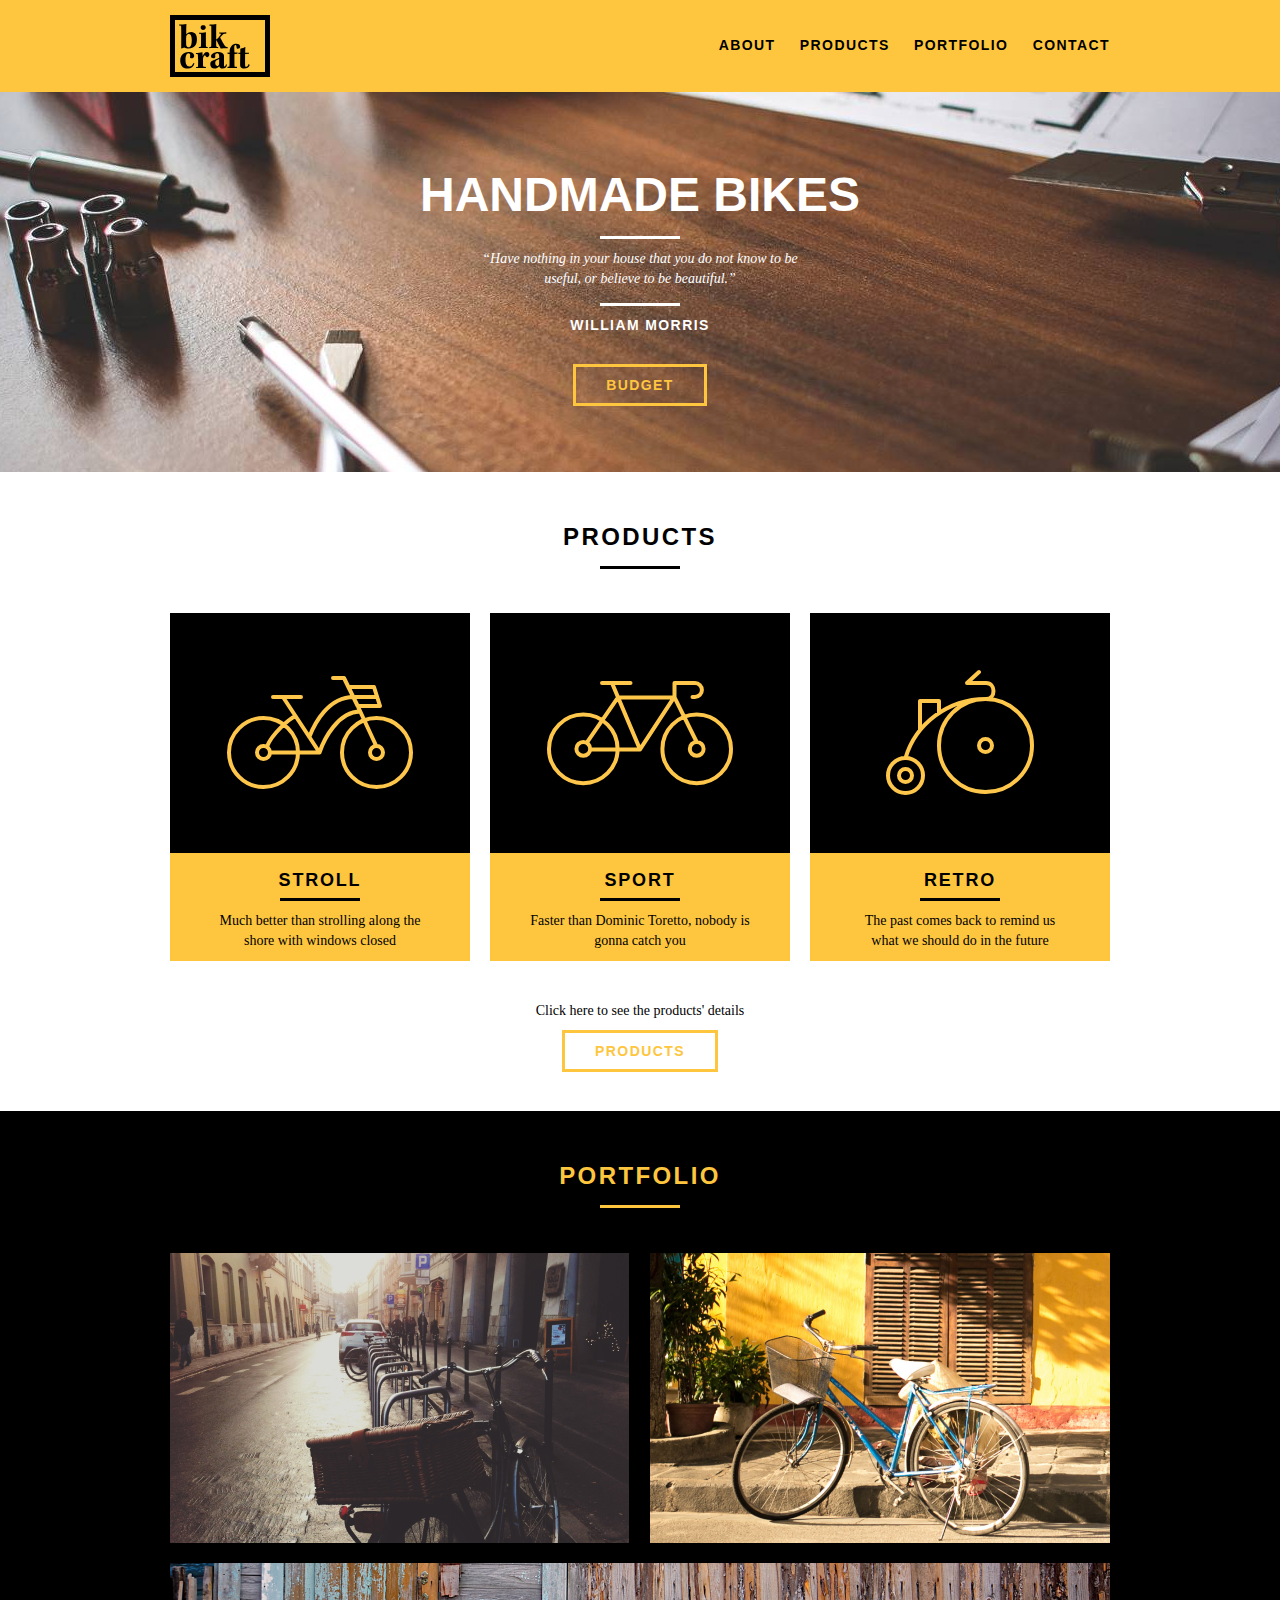
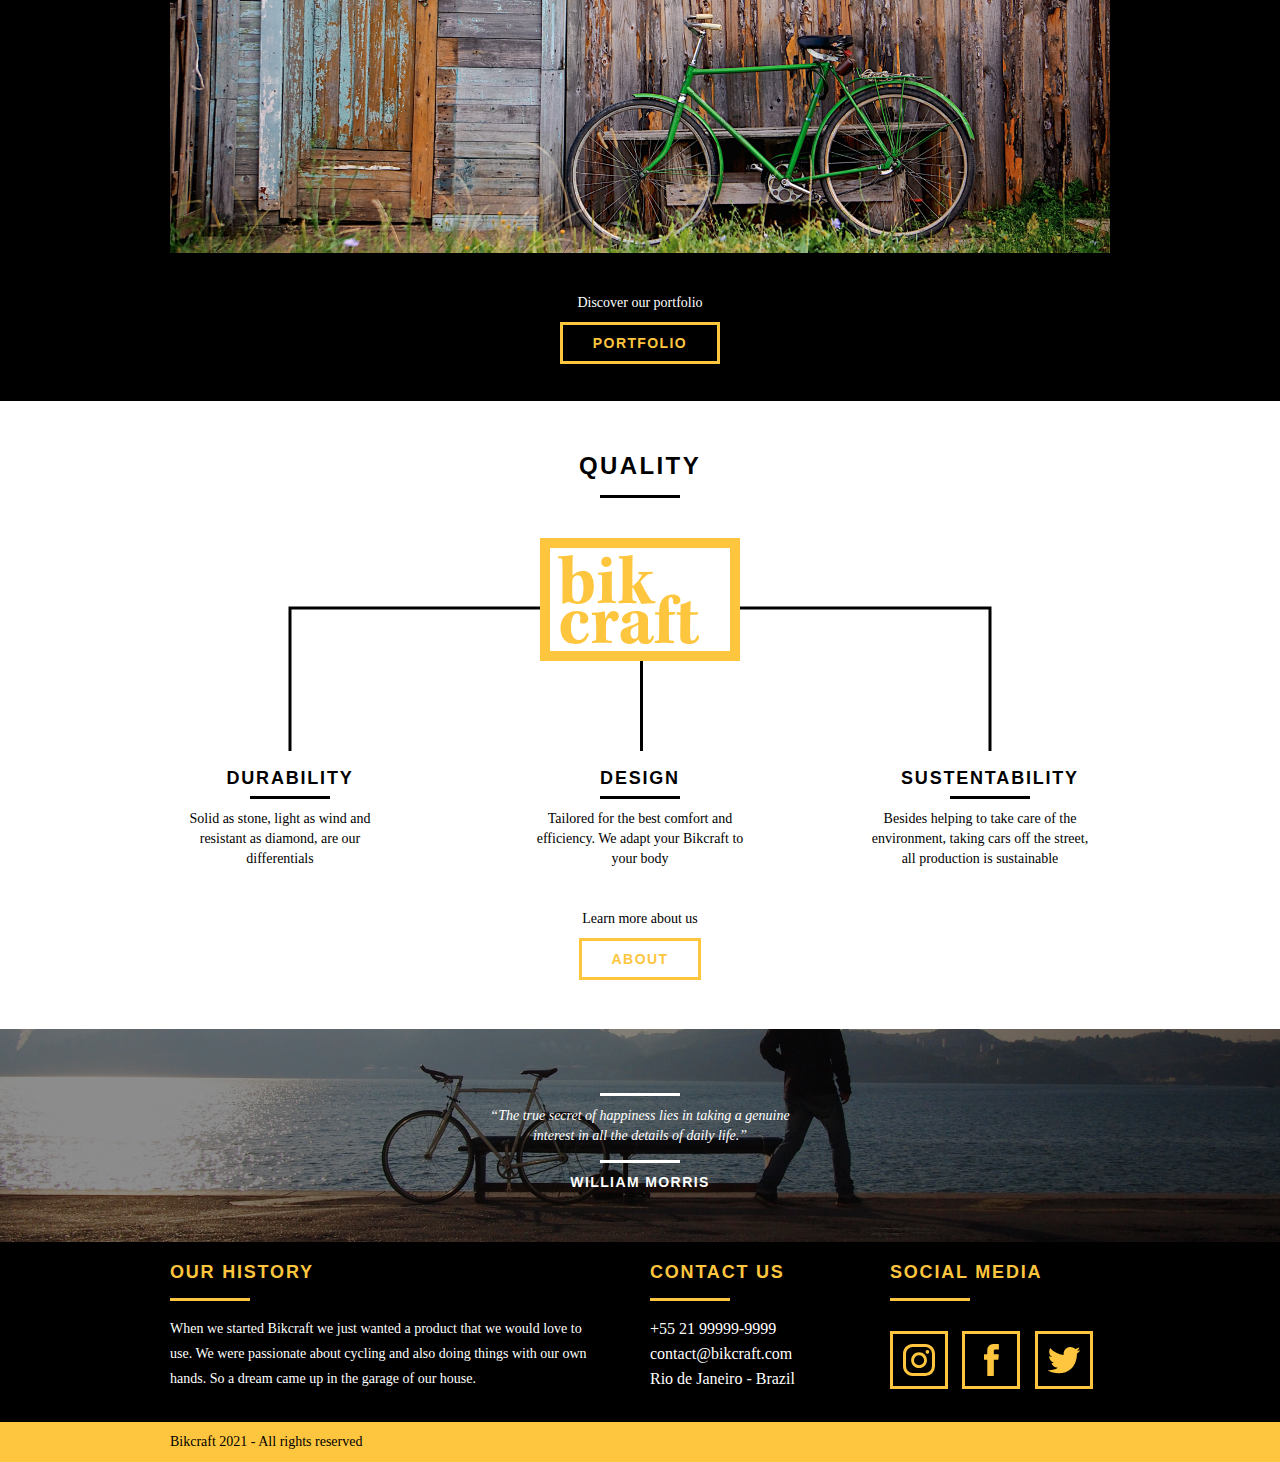
<file: web/index.html>
<!DOCTYPE html>
<html lang="en">
<head>
    <meta charset="UTF-8">
    <meta http-equiv="X-UA-Compatible" content="IE=edge">
    <meta name="viewport" content="width=device-width, initial-scale=1.0">
    <title>Bikcraft</title>
    <link rel="stylesheet" href="css/normalize.css">
    <link rel="stylesheet" href="css/reset.css">
    <link rel="stylesheet" href="css/grid.css">
    <link rel="stylesheet" href="css/style.css">
    <link rel="stylesheet" href="css/responsive.css">
</head>
<body>

    <header class="header">
        <div class="container">
            <a href="index.html" class="grid-4">
                <img src="img/bikcraft.svg" alt="Bikcraft">
            </a>
            <nav class="grid-12 header-menu">
                <ul>
                    <li><a href="about.html">About</a></li>
                    <li><a href="products.html">Products</a></li>
                    <li><a href="portfolio.html">Portfolio</a></li>
                    <li><a href="contact.html">Contact</a></li>
                </ul>
            </nav>
        </div>
    </header>

    <section class="introduction">
        <div>
            <h1>Handmade Bikes</h1>
            <blockquote class="quote-external">
                <p>“Have nothing in your house that you do not know to be useful, or believe to be beautiful.”</p>
                <cite>William Morris</cite>
            </blockquote>
            <a href="products.html" class="btn">Budget</a>
        </div>
    </section>

    <section class="products container">
        <h2 class="subtitle">Products</h2>
        <ul class="products-list">
            <li class="grid-1-3">
                <div class="products-icons">
                    <img src="img/icons/stroll.svg" alt="Bikcraft Stroll">
                </div>
                <h3>Stroll</h3>
                <p>Much better than strolling along the shore with windows closed</p>
            </li>
            <li class="grid-1-3">
                <div class="products-icons">
                    <img src="img/icons/sport.svg" alt="Bikcraft Sport">
                </div>
                <h3>Sport</h3>
                <p>Faster than Dominic Toretto, nobody is gonna catch you</p>
            </li>
            <li class="grid-1-3">
                <div class="products-icons">
                    <img src="img/icons/retro.svg" alt="Bikcraft Retro">
                </div>
                <h3>Retro</h3>
                <p>The past comes back to remind us what we should do in the future</p>
            </li>
        </ul>

        <div class="call-to-action">
            <p>Click here to see the products' details</p>
            <a href="products.html" class="btn btn-black">Products</a>
        </div>
    </section>

    <section class="portfolio">
        <div class="container">
            <h2 class="subtitle">Portfolio</h2>
            <ul class="portfolio-grid">
                <li class="grid-8">
                    <img src="img/home/retro.jpg" alt="Bikcraft Retro">
                </li>
                <li class="grid-8">
                    <img src="img/home/stroll.jpg" alt="Bikcraft Stroll">
                </li>
                <li class="grid-16">
                    <img src="img/home/sport.jpg" alt="Bikcraft Sport">
                </li>
            </ul>

            <div class="call-to-action">
                <p>Discover our portfolio</p>
                <a href="portfolio.html" class="btn">Portfolio</a>
            </div>
        </div>
    </section>

    <section class="quality container">
        <h2 class="subtitle">Quality</h2>
        <img src="img/bikcraft-yellow.svg" alt="Bikcraft Yellow">
        <ul class="quality-list">
            <li class="grid-1-3 left">
                <h3>Durability</h3>
                <p>Solid as stone, light as wind and resistant as diamond, are our differentials</p>
            </li>
            <li class="grid-1-3">
                <h3>Design</h3>
                <p>Tailored for the best comfort and efficiency. We adapt your Bikcraft to your body</p>
            </li>
            <li class="grid-1-3 right">
                <h3>Sustentability</h3>
                <p>Besides helping to take care of the environment, taking cars off the street, all production is sustainable</p>
            </li>
        </ul>
        <div class="call-to-action">
            <p>Learn more about us</p>
            <a href="about.html" class="btn btn-black">About</a>
        </div>
    </section>

    <section class="bf-footer">
        <div>
            <blockquote class="quote-external container">
                <p>“The true secret of happiness lies in taking a genuine interest in all the details of daily life.”</p>
                <cite>William Morris</cite>
            </blockquote>
        </div>
    </section>

    <footer>
        <div class="footer">
            <div class="container">

                <div class="grid-8">
                    <h3>Our History</h3>
                    <p>When we started Bikcraft we just wanted a product that we would love to use. 
                        We were passionate about cycling and also doing things with our own hands. 
                        So a dream came up in the garage of our house.</p>
                </div>

                <div class="grid-4">
                    <h3>Contact Us</h3>
                    <ul>
                        <li>+55 21 99999-9999</li>
                        <li>contact@bikcraft.com</li>
                        <li>Rio de Janeiro - Brazil</li>
                    </ul>
                </div>

                <div class="grid-4">
                    <h3>Social Media</h3>
                    <ul class="icons">
                        <li><a href="https://www.instagram.com/" target="_blank"><img src="img/sociais/instagram.svg" alt="Instagram Link"></a></li>
                        <li><a href="https://www.facebook.com/" target="_blank"><img src="img/sociais/facebook.svg" alt="Facebook Link"></a></li>
                        <li><a href="https://www.twitter.com/" target="_blank"><img src="img/sociais/twitter.svg" alt="Twitter Link"></a></li>
                    </ul>
                </div>

            </div>
        </div>

        <div class="copyright">
            <div class="container">
                <p class="grid-16">Bikcraft 2021 - All rights reserved</p>
            </div>
        </div>
    </footer>

</body>
</html>
</file>
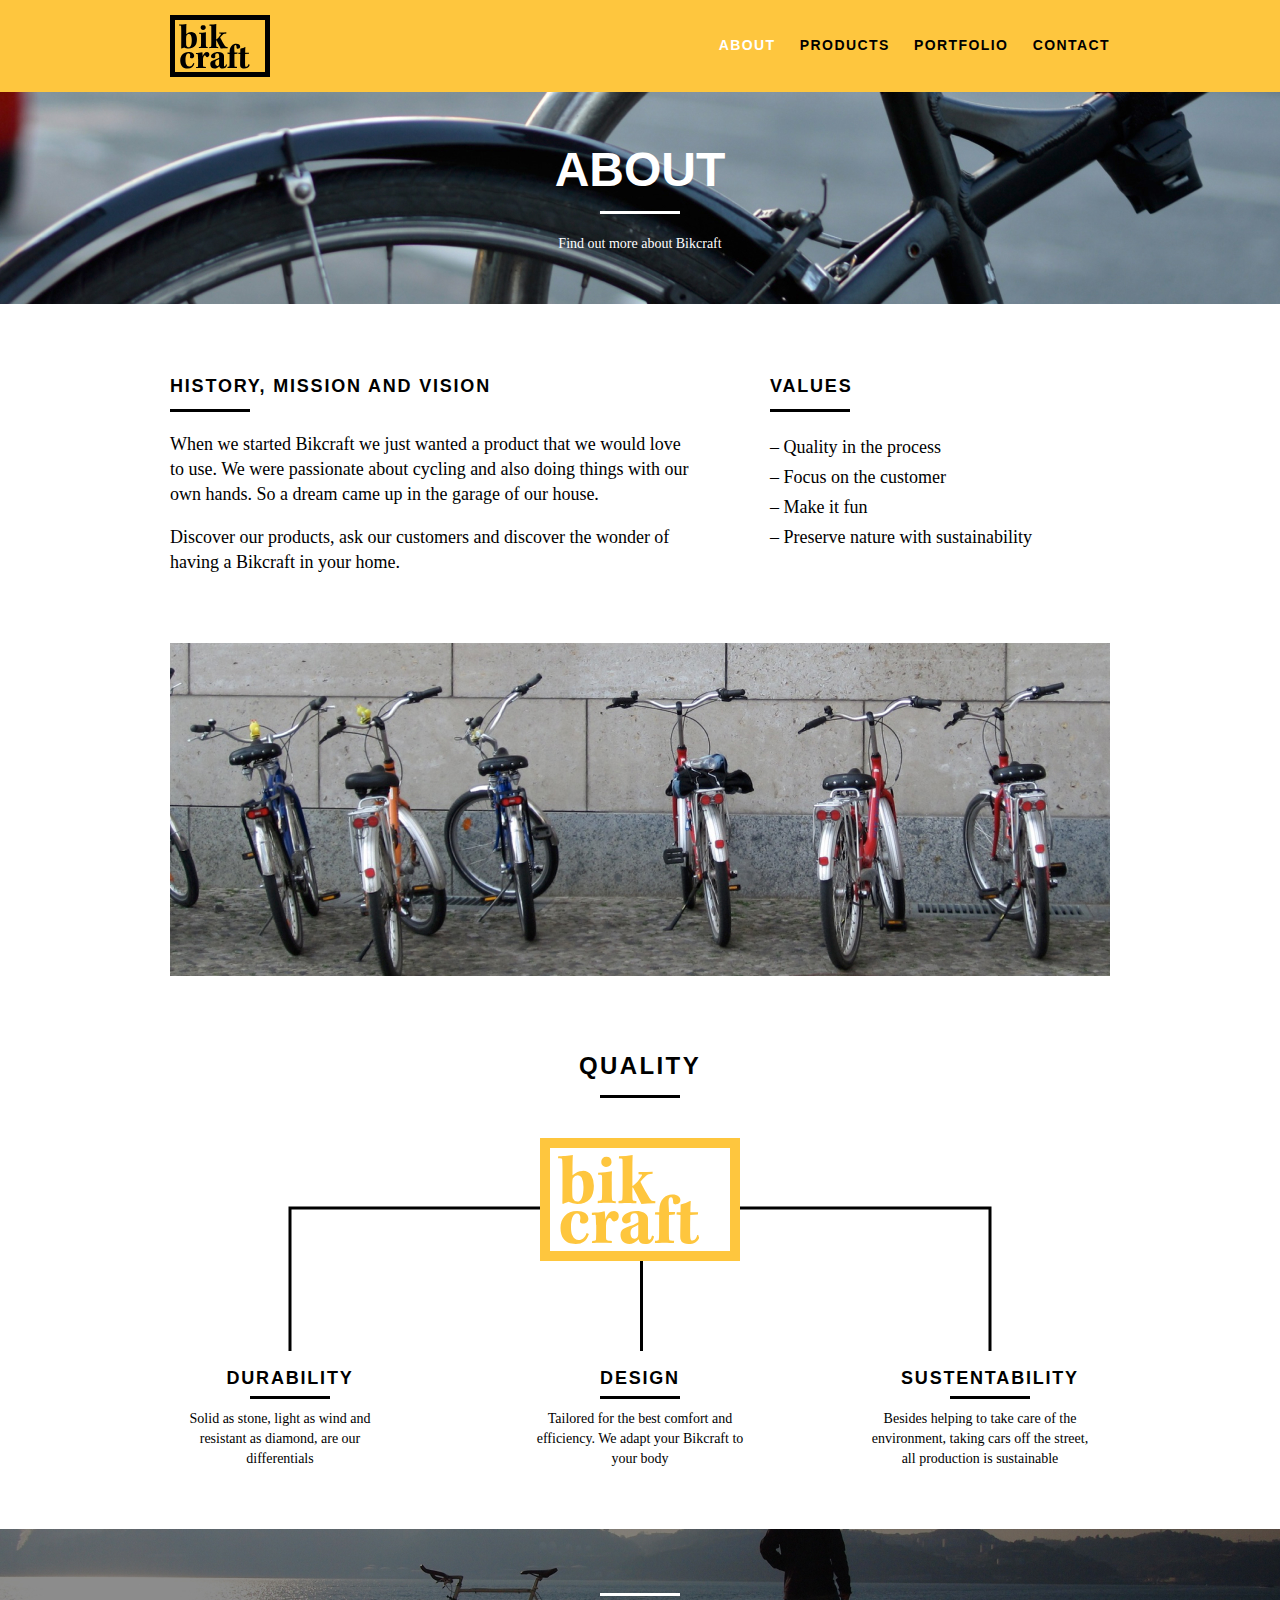
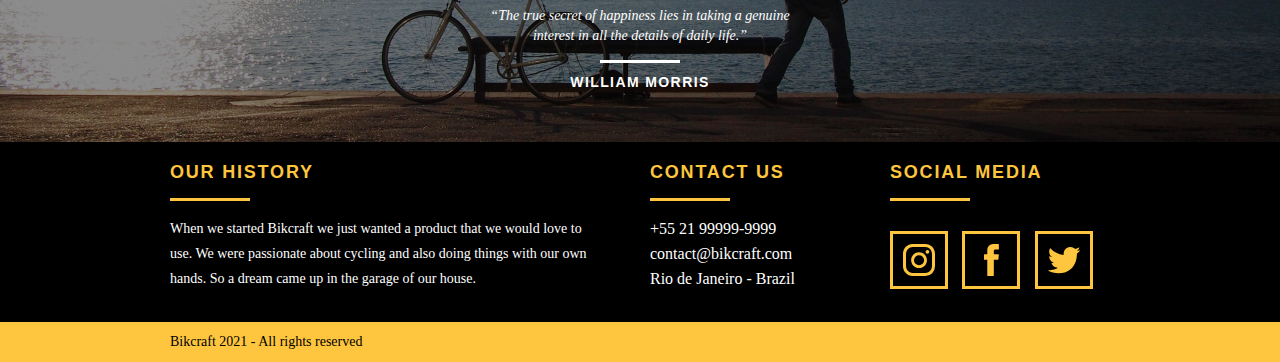
<file: web/about.html>
<!DOCTYPE html>
<html lang="en">
<head>
    <meta charset="UTF-8">
    <meta http-equiv="X-UA-Compatible" content="IE=edge">
    <meta name="viewport" content="width=device-width, initial-scale=1.0">
    <title>Bikcraft</title>
    <link rel="stylesheet" href="css/normalize.css">
    <link rel="stylesheet" href="css/reset.css">
    <link rel="stylesheet" href="css/grid.css">
    <link rel="stylesheet" href="css/style.css">
    <link rel="stylesheet" href="css/about.css">
    <link rel="stylesheet" href="css/responsive.css">
</head>
<body>

    <header class="header">
        <div class="container">
            <a href="index.html" class="grid-4">
                <img src="img/bikcraft.svg" alt="Bikcraft">
            </a>
            <nav class="grid-12 header-menu">
                <ul>
                    <li><a href="about.html" class="active">About</a></li>
                    <li><a href="products.html">Products</a></li>
                    <li><a href="portfolio.html">Portfolio</a></li>
                    <li><a href="contact.html">Contact</a></li>
                </ul>
            </nav>
        </div>
    </header>

    <section class="internal-intro about">
        <div>
            <h1>About</h1>
            <p>Find out more about Bikcraft</p>
        </div>
    </section>

    <section class="history container">
        <div class="grid-10">
            <h2>History, Mission and Vision</h2>
            <p>When we started Bikcraft we just wanted a product that we would love to use. We were passionate about cycling and also doing things with our own hands. 
                So a dream came up in the garage of our house.</p>
            <p>Discover our products, ask our customers and discover the wonder of having a Bikcraft in your home.</p>
        </div>
        <div class="grid-6">
            <h2>Values</h2>
            <ul>
                <li>– Quality in the process</li>
                <li>– Focus on the customer</li>
                <li>– Make it fun</li>
                <li>– Preserve nature with sustainability</li>
            </ul>
        </div>
        <img class="grid-16 staff" src="img/about/about-staff.jpg" alt="Staff">
    </section>

    <section class="quality container">
        <h2 class="subtitle">Quality</h2>
        <img src="img/bikcraft-yellow.svg" alt="Bikcraft Yellow">
        <ul class="quality-list">
            <li class="grid-1-3 left">
                <h3>Durability</h3>
                <p>Solid as stone, light as wind and resistant as diamond, are our differentials</p>
            </li>
            <li class="grid-1-3">
                <h3>Design</h3>
                <p>Tailored for the best comfort and efficiency. We adapt your Bikcraft to your body</p>
            </li>
            <li class="grid-1-3 right">
                <h3>Sustentability</h3>
                <p>Besides helping to take care of the environment, taking cars off the street, all production is sustainable</p>
            </li>
        </ul>
    </section>

    <section class="bf-footer">
        <div>
            <blockquote class="quote-external container">
                <p>“The true secret of happiness lies in taking a genuine interest in all the details of daily life.”</p>
                <cite>William Morris</cite>
            </blockquote>
        </div>
    </section>

    <footer>
        <div class="footer">
            <div class="container">

                <div class="grid-8">
                    <h3>Our History</h3>
                    <p>When we started Bikcraft we just wanted a product that we would love to use. 
                        We were passionate about cycling and also doing things with our own hands. 
                        So a dream came up in the garage of our house.</p>
                </div>

                <div class="grid-4">
                    <h3>Contact Us</h3>
                    <ul>
                        <li>+55 21 99999-9999</li>
                        <li>contact@bikcraft.com</li>
                        <li>Rio de Janeiro - Brazil</li>
                    </ul>
                </div>

                <div class="grid-4">
                    <h3>Social Media</h3>
                    <ul class="icons">
                        <li><a href="https://www.instagram.com/" target="_blank"><img src="img/sociais/instagram.svg" alt="Instagram Link"></a></li>
                        <li><a href="https://www.facebook.com/" target="_blank"><img src="img/sociais/facebook.svg" alt="Facebook Link"></a></li>
                        <li><a href="https://www.twitter.com/" target="_blank"><img src="img/sociais/twitter.svg" alt="Twitter Link"></a></li>
                    </ul>
                </div>

            </div>
        </div>

        <div class="copyright">
            <div class="container">
                <p class="grid-16">Bikcraft 2021 - All rights reserved</p>
            </div>
        </div>
    </footer>

</body>
</html>
</file>
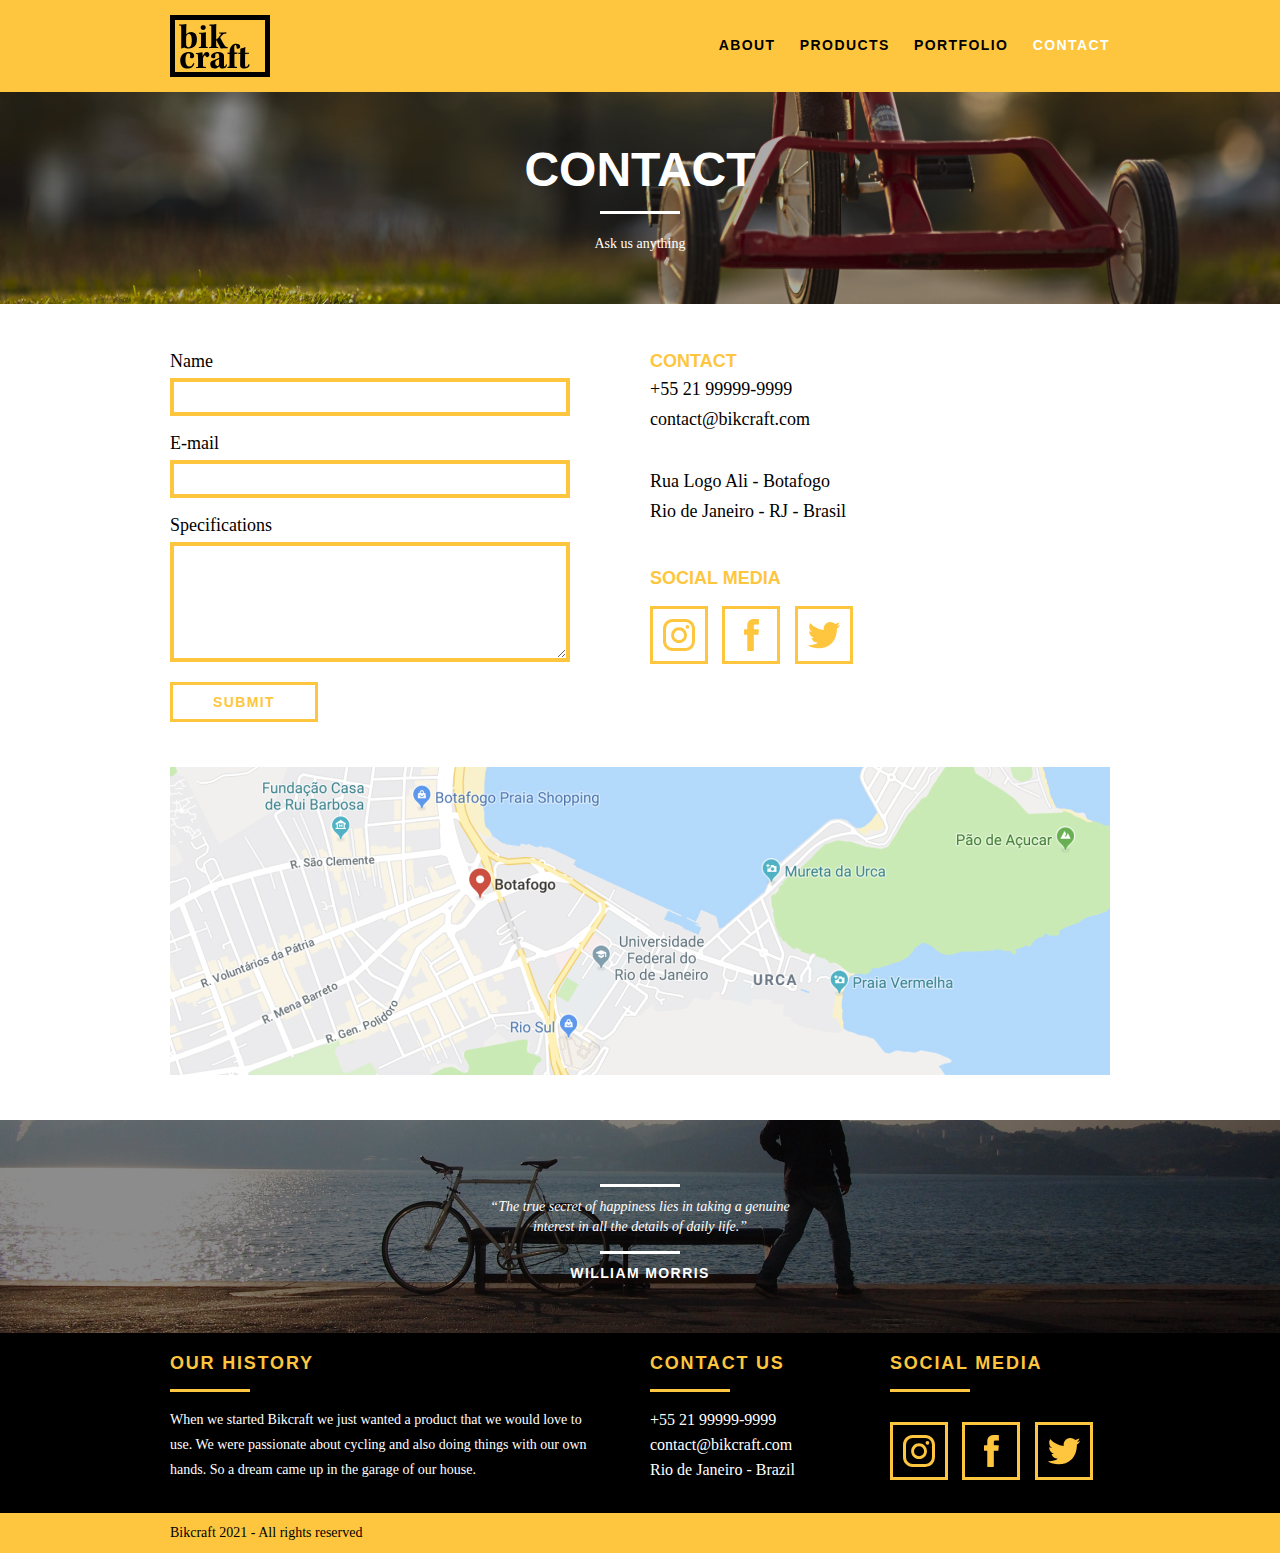
<file: web/contact.html>
<!DOCTYPE html>
<html lang="en">
<head>
    <meta charset="UTF-8">
    <meta http-equiv="X-UA-Compatible" content="IE=edge">
    <meta name="viewport" content="width=device-width, initial-scale=1.0">
    <title>Bikcraft</title>
    <link rel="stylesheet" href="css/normalize.css">
    <link rel="stylesheet" href="css/reset.css">
    <link rel="stylesheet" href="css/grid.css">
    <link rel="stylesheet" href="css/style.css">
    <link rel="stylesheet" href="css/contact.css">
    <link rel="stylesheet" href="css/responsive.css">
</head>
<body>

    <header class="header">
        <div class="container">
            <a href="index.html" class="grid-4">
                <img src="img/bikcraft.svg" alt="Bikcraft">
            </a>
            <nav class="grid-12 header-menu">
                <ul>
                    <li><a href="about.html">About</a></li>
                    <li><a href="products.html">Products</a></li>
                    <li><a href="portfolio.html">Portfolio</a></li>
                    <li><a href="contact.html" class="active">Contact</a></li>
                </ul>
            </nav>
        </div>
    </header>

    <section class="internal-intro Products">
        <div>
            <h1>Contact</h1>
            <p>Ask us anything</p>
        </div>
    </section>

    

    <section class="contact-info">
        <div class="container">
            <form id="budget-form" class="form grid-8">
                <label for="name">Name</label>
                <input type="text" id="name">
                <label for="email">E-mail</label>
                <input type="text" id="email">
                <label for="specs">Specifications</label>
                <textarea id="specs"></textarea>
                <button type="submit" class="btn btn-black">Submit</button>
            </form>
            <div class="contact grid-8">
                <h3>Contact</h3>
                <span>+55 21 99999-9999</span>
                <span class="email">contact@bikcraft.com</span>

                <p>Rua Logo Ali - Botafogo</p>
                <p>Rio de Janeiro - RJ - Brasil</p>

                <div class="social">
                    <h3>Social Media</h3>
                    <ul class="icons">
                        <li><a href="https://www.instagram.com/" target="_blank"><img src="img/sociais/instagram.svg" alt="Instagram Link"></a></li>
                        <li><a href="https://www.facebook.com/" target="_blank"><img src="img/sociais/facebook.svg" alt="Facebook Link"></a></li>
                        <li><a href="https://www.twitter.com/" target="_blank"><img src="img/sociais/twitter.svg" alt="Twitter Link"></a></li>
                    </ul>
                </div>
            </div>
        </div>
    </section>

    <section class="container map">
        <a class="grid-16" href="https://www.google.com.br/maps" target="_blank">
            <img src="img/contact/contact-map.jpg" alt="Bikecraft Location Map">
        </a>
    </section>
    
    <section class="bf-footer">
        <div>
            <blockquote class="quote-external container">
                <p>“The true secret of happiness lies in taking a genuine interest in all the details of daily life.”</p>
                <cite>William Morris</cite>
            </blockquote>
        </div>
    </section>

    <footer>
        <div class="footer">
            <div class="container">

                <div class="grid-8">
                    <h3>Our History</h3>
                    <p>When we started Bikcraft we just wanted a product that we would love to use. 
                        We were passionate about cycling and also doing things with our own hands. 
                        So a dream came up in the garage of our house.</p>
                </div>

                <div class="grid-4">
                    <h3>Contact Us</h3>
                    <ul>
                        <li>+55 21 99999-9999</li>
                        <li>contact@bikcraft.com</li>
                        <li>Rio de Janeiro - Brazil</li>
                    </ul>
                </div>

                <div class="grid-4">
                    <h3>Social Media</h3>
                    <ul class="icons">
                        <li><a href="https://www.instagram.com/" target="_blank"><img src="img/sociais/instagram.svg" alt="Instagram Link"></a></li>
                        <li><a href="https://www.facebook.com/" target="_blank"><img src="img/sociais/facebook.svg" alt="Facebook Link"></a></li>
                        <li><a href="https://www.twitter.com/" target="_blank"><img src="img/sociais/twitter.svg" alt="Twitter Link"></a></li>
                    </ul>
                </div>

            </div>
        </div>

        <div class="copyright">
            <div class="container">
                <p class="grid-16">Bikcraft 2021 - All rights reserved</p>
            </div>
        </div>
    </footer>

</body>
</html>
</file>
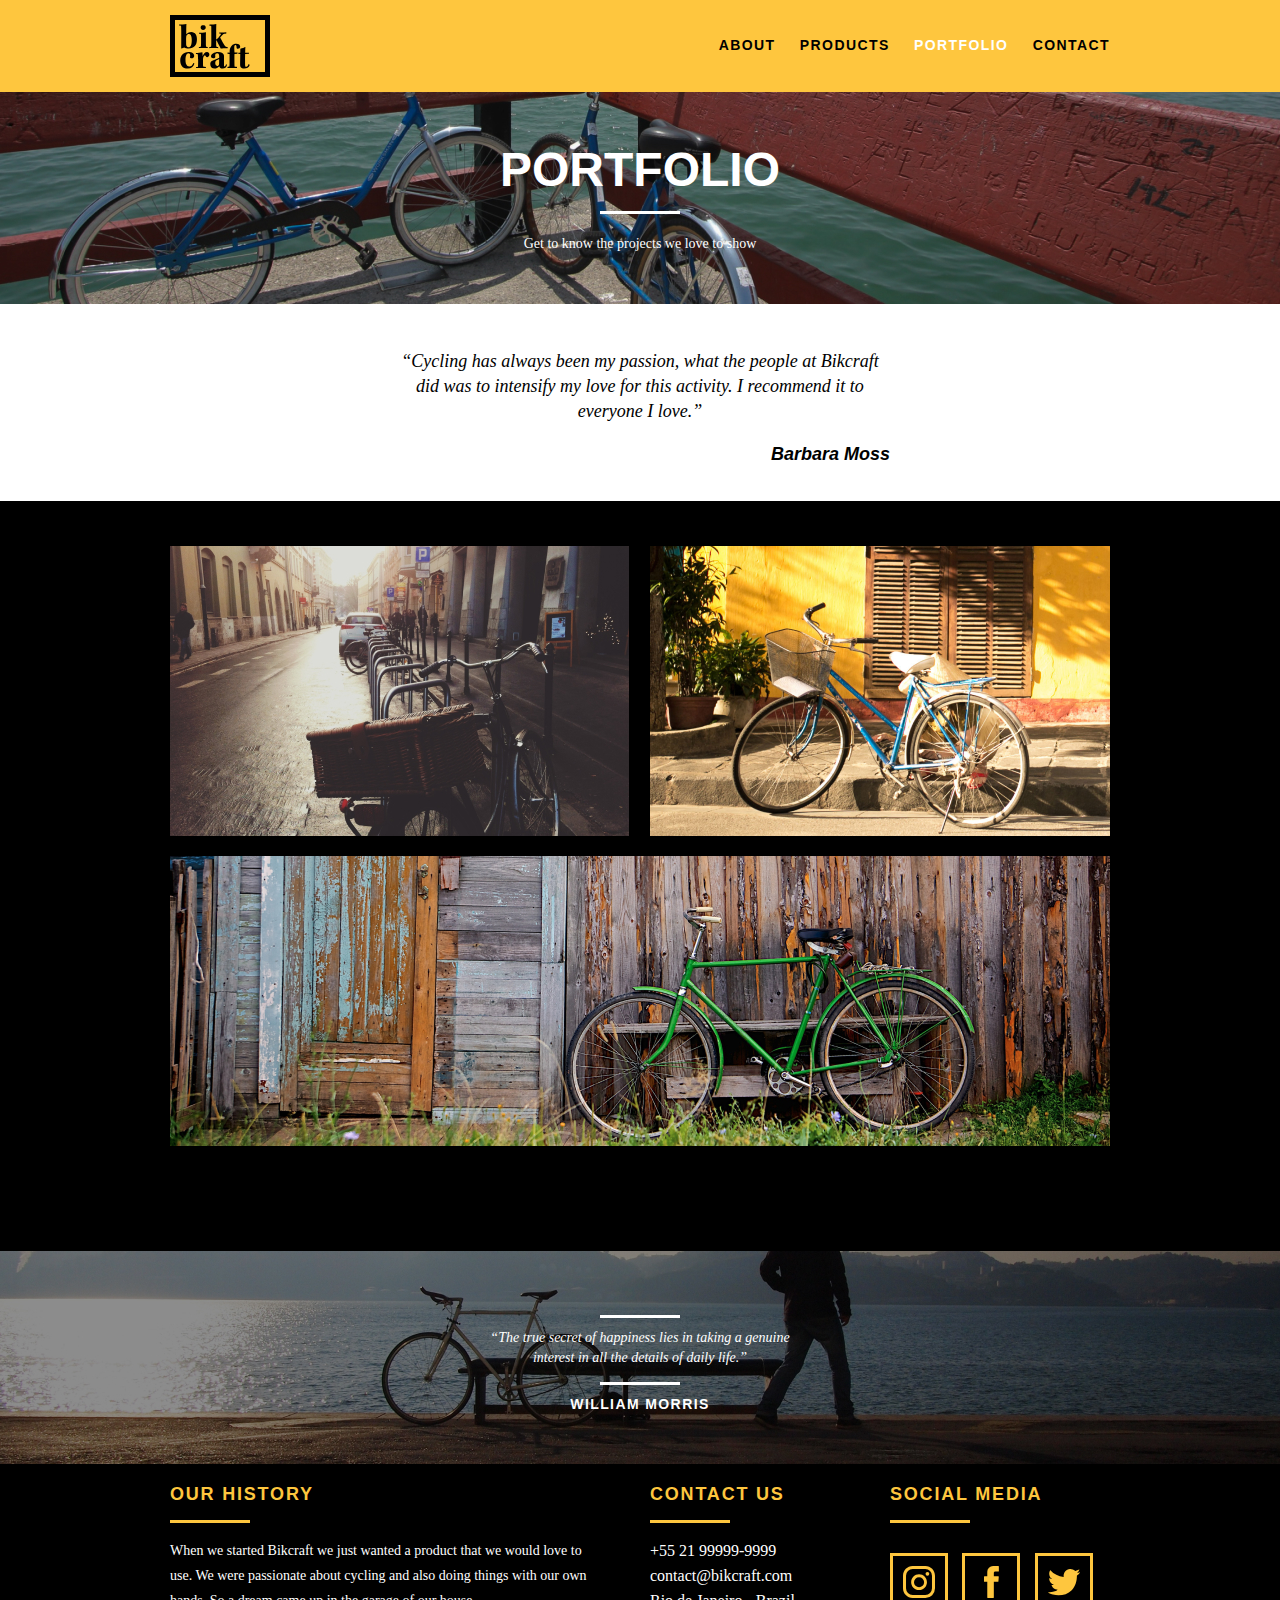
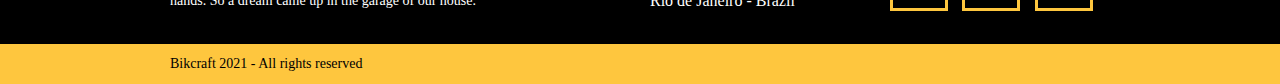
<file: web/portfolio.html>
<!DOCTYPE html>
<html lang="en">
<head>
    <meta charset="UTF-8">
    <meta http-equiv="X-UA-Compatible" content="IE=edge">
    <meta name="viewport" content="width=device-width, initial-scale=1.0">
    <title>Bikcraft</title>
    <link rel="stylesheet" href="css/normalize.css">
    <link rel="stylesheet" href="css/reset.css">
    <link rel="stylesheet" href="css/grid.css">
    <link rel="stylesheet" href="css/style.css">
    <link rel="stylesheet" href="css/portfolio.css">
    <link rel="stylesheet" href="css/responsive.css">
</head>
<body>

    <header class="header">
        <div class="container">
            <a href="index.html" class="grid-4">
                <img src="img/bikcraft.svg" alt="Bikcraft">
            </a>
            <nav class="grid-12 header-menu">
                <ul>
                    <li><a href="about.html">About</a></li>
                    <li><a href="products.html">Products</a></li>
                    <li><a href="portfolio.html" class="active">Portfolio</a></li>
                    <li><a href="contact.html">Contact</a></li>
                </ul>
            </nav>
        </div>
    </header>

    <section class="internal-intro portfolio-page">
        <div>
            <h1>Portfolio</h1>
            <p>Get to know the projects we love to show</p>
        </div>
    </section>

    <section class="mentions container">
        <blockquote class="quotes">
            <p>
                “Cycling has always been my passion, what the people at Bikcraft did was to intensify my love 
                for this activity. I recommend it to everyone I love.”
            </p>
            <cite>Barbara Moss</cite>
        </blockquote>
    </section>

    <section class="portfolio">
        <div class="container">
            <ul class="portfolio-grid">
                <li class="grid-8">
                    <img src="img/home/retro.jpg" alt="Bikcraft Retro">
                </li>
                <li class="grid-8">
                    <img src="img/home/stroll.jpg" alt="Bikcraft Stroll">
                </li>
                <li class="grid-16">
                    <img src="img/home/sport.jpg" alt="Bikcraft Sport">
                </li>
            </ul>
        </div>
    </section>
    
    <section class="bf-footer">
        <div>
            <blockquote class="quote-external container">
                <p>“The true secret of happiness lies in taking a genuine interest in all the details of daily life.”</p>
                <cite>William Morris</cite>
            </blockquote>
        </div>
    </section>

    <footer>
        <div class="footer">
            <div class="container">

                <div class="grid-8">
                    <h3>Our History</h3>
                    <p>When we started Bikcraft we just wanted a product that we would love to use. 
                        We were passionate about cycling and also doing things with our own hands. 
                        So a dream came up in the garage of our house.</p>
                </div>

                <div class="grid-4">
                    <h3>Contact Us</h3>
                    <ul>
                        <li>+55 21 99999-9999</li>
                        <li>contact@bikcraft.com</li>
                        <li>Rio de Janeiro - Brazil</li>
                    </ul>
                </div>

                <div class="grid-4">
                    <h3>Social Media</h3>
                    <ul class="icons">
                        <li><a href="https://www.instagram.com/" target="_blank"><img src="img/sociais/instagram.svg" alt="Instagram Link"></a></li>
                        <li><a href="https://www.facebook.com/" target="_blank"><img src="img/sociais/facebook.svg" alt="Facebook Link"></a></li>
                        <li><a href="https://www.twitter.com/" target="_blank"><img src="img/sociais/twitter.svg" alt="Twitter Link"></a></li>
                    </ul>
                </div>

            </div>
        </div>

        <div class="copyright">
            <div class="container">
                <p class="grid-16">Bikcraft 2021 - All rights reserved</p>
            </div>
        </div>
    </footer>

</body>
</html>
</file>
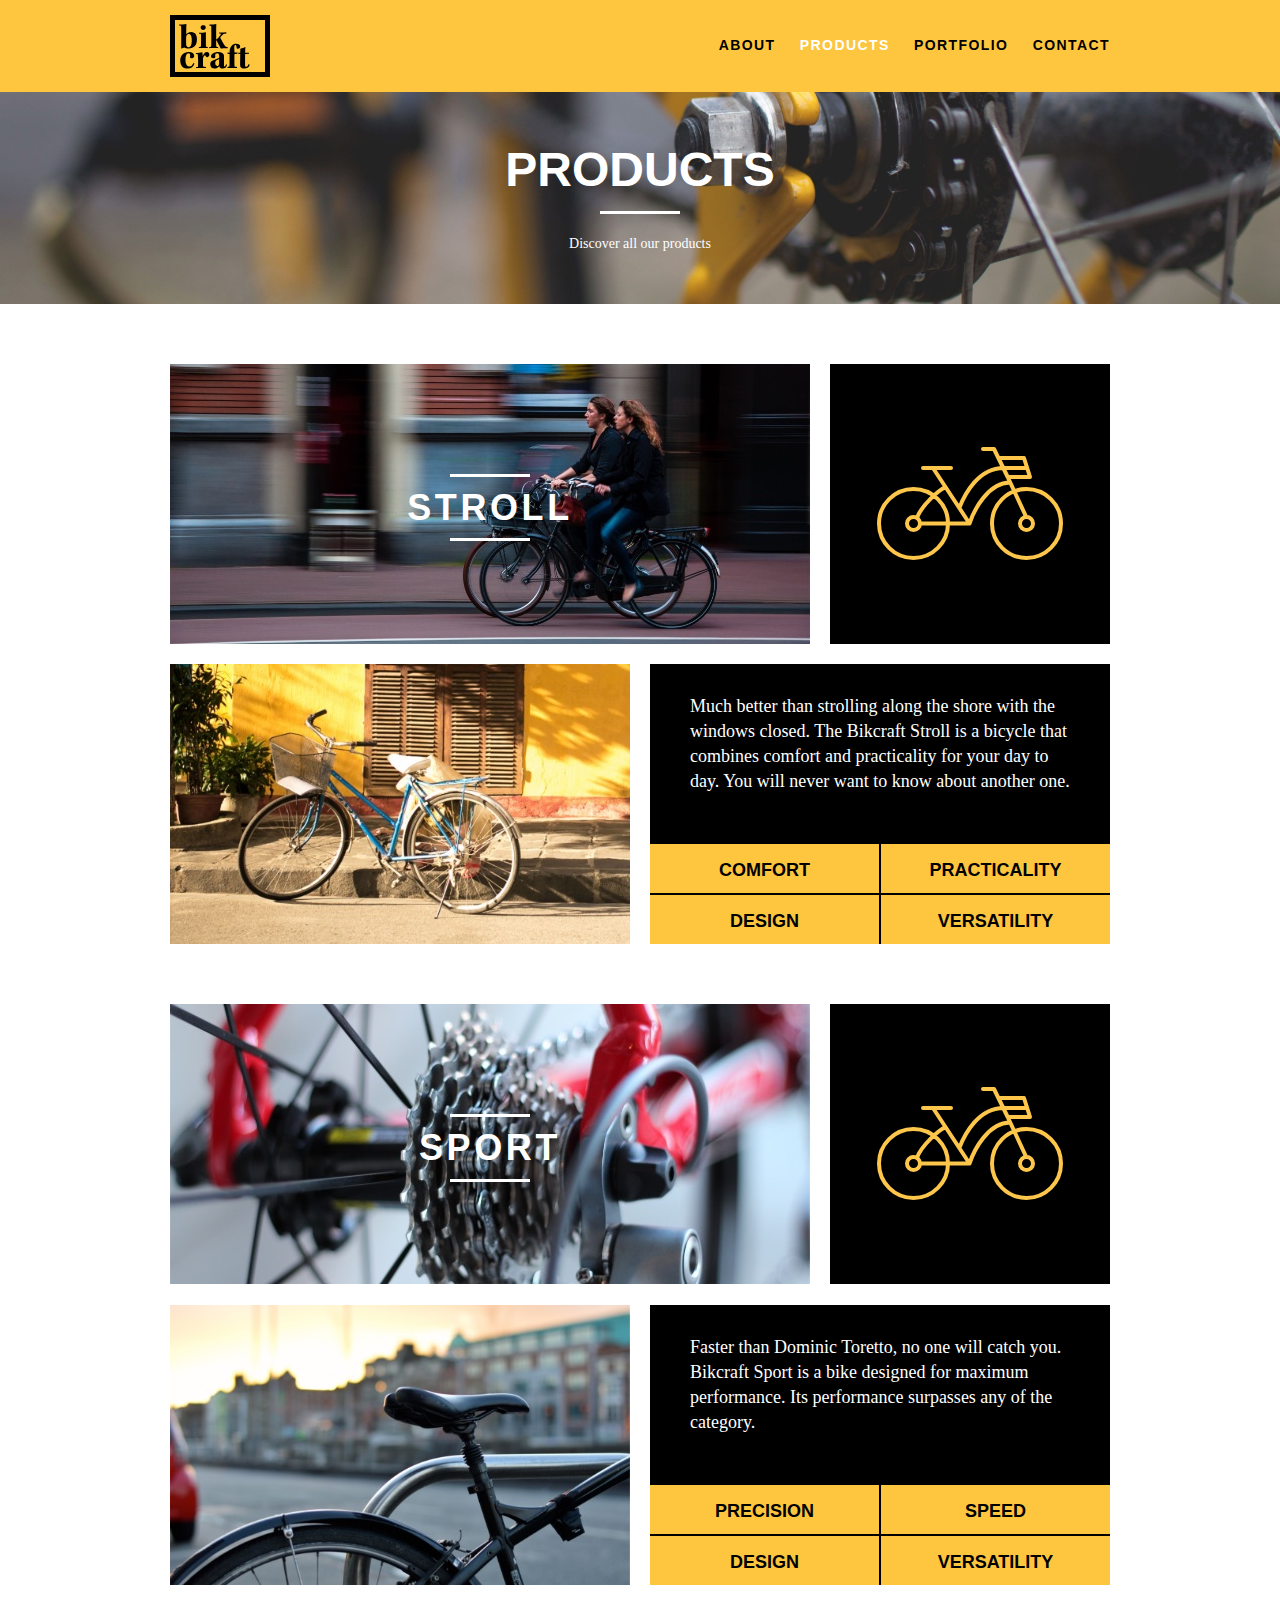
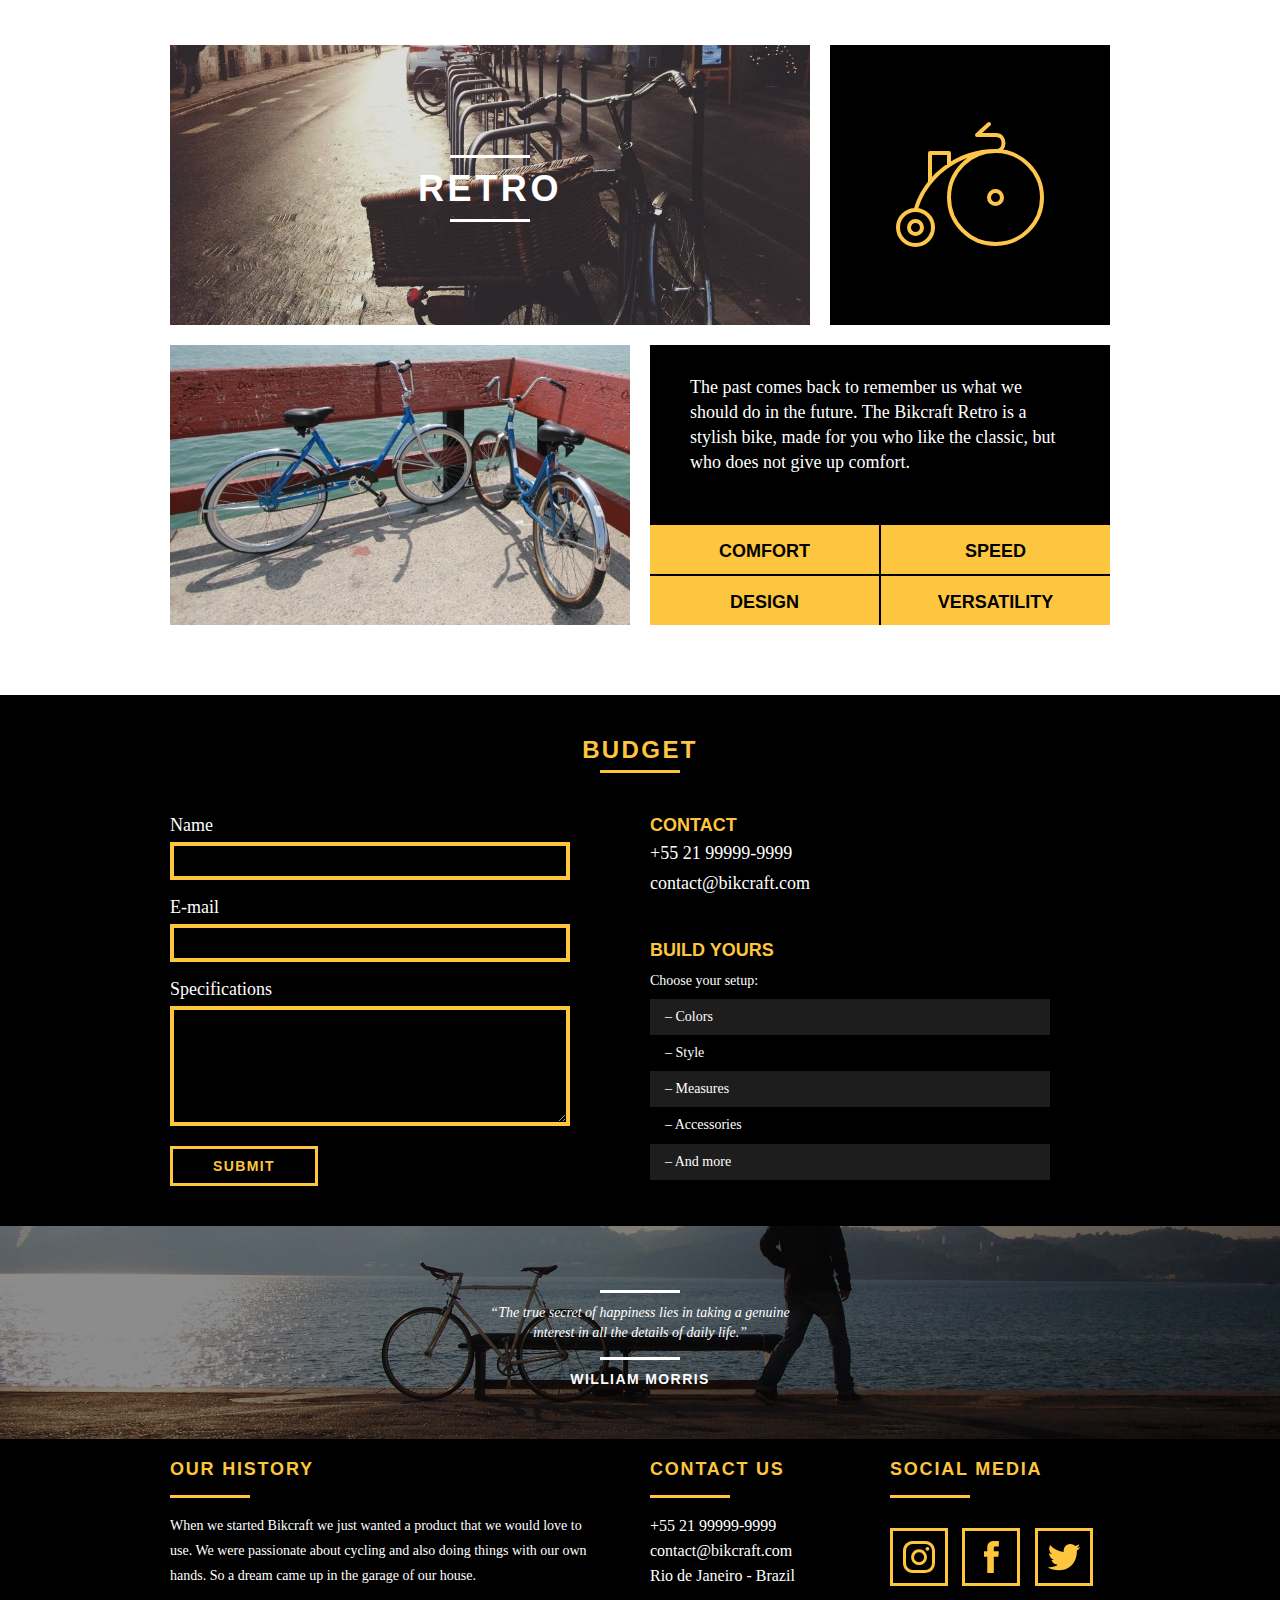
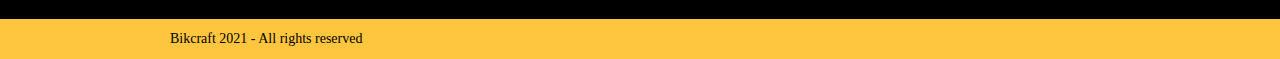
<file: web/products.html>
<!DOCTYPE html>
<html lang="en">
<head>
    <meta charset="UTF-8">
    <meta http-equiv="X-UA-Compatible" content="IE=edge">
    <meta name="viewport" content="width=device-width, initial-scale=1.0">
    <title>Bikcraft</title>
    <link rel="stylesheet" href="css/normalize.css">
    <link rel="stylesheet" href="css/reset.css">
    <link rel="stylesheet" href="css/grid.css">
    <link rel="stylesheet" href="css/style.css">
    <link rel="stylesheet" href="css/products.css">
    <link rel="stylesheet" href="css/responsive.css">
</head>
<body>

    <header class="header">
        <div class="container">
            <a href="index.html" class="grid-4">
                <img src="img/bikcraft.svg" alt="Bikcraft">
            </a>
            <nav class="grid-12 header-menu">
                <ul>
                    <li><a href="about.html">About</a></li>
                    <li><a href="products.html" class="active">Products</a></li>
                    <li><a href="portfolio.html">Portfolio</a></li>
                    <li><a href="contact.html">Contact</a></li>
                </ul>
            </nav>
        </div>
    </header>

    <section class="internal-intro Products">
        <div>
            <h1>Products</h1>
            <p>Discover all our products</p>
        </div>
    </section>

    <section class="products-item container">
        <div class="grid-11">
            <img src="img/products/products-stroll-1.jpg" alt="Stroll Bike">
            <h2>Stroll</h2>
        </div>
        <div class="grid-5 product-icon" >
            <img src="img/icons/stroll.svg" alt="Stroll Icon">
        </div>
        <div class="grid-8">
            <img src="img/products/products-stroll-2.jpg" alt="Stroll Bike">
        </div>
        <div class="grid-8 product-description">
            <p>Much better than strolling along the shore with the windows closed. 
                The Bikcraft Stroll is a bicycle that combines comfort and practicality for your day to day. 
                You will never want to know about another one.</p>
            <ul>
                <li>Comfort</li>
                <li>Practicality</li>
                <li>Design</li>
                <li>Versatility</li>
            </ul>
        </div>
    </section>

    <section class="products-item container">
        <div class="grid-11">
            <img src="img/products/products-sport-1.jpg" alt="Sport Bike">
            <h2>Sport</h2>
        </div>
        <div class="grid-5 product-icon" >
            <img src="img/icons/stroll.svg" alt="Sport Icon">
        </div>
        <div class="grid-8">
            <img src="img/products/products-sport-2.jpg" alt="Sport Bike">
        </div>
        <div class="grid-8 product-description">
            <p>Faster than Dominic Toretto, no one will catch you. 
                Bikcraft Sport is a bike designed for maximum performance. 
                Its performance surpasses any of the category.</p>
            <ul>
                <li>Precision</li>
                <li>Speed</li>
                <li>Design</li>
                <li>Versatility</li>
            </ul>
        </div>
    </section>

    <section class="products-item container">
        <div class="grid-11">
            <img src="img/products/products-retro-1.jpg" alt="Retro Bike">
            <h2>Retro</h2>
        </div>
        <div class="grid-5 product-icon" >
            <img src="img/icons/retro.svg" alt="Retro Icon">
        </div>
        <div class="grid-8">
            <img src="img/products/products-retro-2.jpg" alt="Retro Bike">
        </div>
        <div class="grid-8 product-description">
            <p>The past comes back to remember us what we should do in the future. 
                The Bikcraft Retro is a stylish bike, made for you who like the classic, 
                but who does not give up comfort.</p>
            <ul>
                <li>Comfort</li>
                <li>Speed</li>
                <li>Design</li>
                <li>Versatility</li>
            </ul>
        </div>
    </section>

    <section class="budget">
        <div class="container">
            <h2 class="subtitle">Budget</h2>
            <form id="budget-form" class="form grid-8">
                <label for="name">Name</label>
                <input type="text" id="name">
                <label for="email">E-mail</label>
                <input type="text" id="email">
                <label for="specs">Specifications</label>
                <textarea id="specs"></textarea>
                <button type="submit" class="btn">Submit</button>
            </form>
            <div class="contact grid-8">
                <h3>Contact</h3>
                <span>+55 21 99999-9999</span>
                <span class="email">contact@bikcraft.com</span>

                <h3>Build Yours</h3>
                <p>Choose your setup:</p>
                <ul>
                    <li>– Colors</li>
                    <li>– Style</li>
                    <li>– Measures</li>
                    <li>– Accessories</li>
                    <li>– And more</li>
                </ul>
            </div>
        </div>
    </section>
    
    <section class="bf-footer">
        <div>
            <blockquote class="quote-external container">
                <p>“The true secret of happiness lies in taking a genuine interest in all the details of daily life.”</p>
                <cite>William Morris</cite>
            </blockquote>
        </div>
    </section>

    <footer>
        <div class="footer">
            <div class="container">

                <div class="grid-8">
                    <h3>Our History</h3>
                    <p>When we started Bikcraft we just wanted a product that we would love to use. 
                        We were passionate about cycling and also doing things with our own hands. 
                        So a dream came up in the garage of our house.</p>
                </div>

                <div class="grid-4">
                    <h3>Contact Us</h3>
                    <ul>
                        <li>+55 21 99999-9999</li>
                        <li>contact@bikcraft.com</li>
                        <li>Rio de Janeiro - Brazil</li>
                    </ul>
                </div>

                <div class="grid-4">
                    <h3>Social Media</h3>
                    <ul class="icons">
                        <li><a href="https://www.instagram.com/" target="_blank"><img src="img/sociais/instagram.svg" alt="Instagram Link"></a></li>
                        <li><a href="https://www.facebook.com/" target="_blank"><img src="img/sociais/facebook.svg" alt="Facebook Link"></a></li>
                        <li><a href="https://www.twitter.com/" target="_blank"><img src="img/sociais/twitter.svg" alt="Twitter Link"></a></li>
                    </ul>
                </div>

            </div>
        </div>

        <div class="copyright">
            <div class="container">
                <p class="grid-16">Bikcraft 2021 - All rights reserved</p>
            </div>
        </div>
    </footer>

</body>
</html>
</file>
<file: web/css/grid.css>
*, *:before, *:after {
  -webkit-box-sizing: border-box; 
  -moz-box-sizing: border-box; 
  box-sizing: border-box;
}

.container {
	width: 960px;
	margin: 0 auto;
	padding: 0px;
	position: relative;
}

.container:after, .container:before {
	content: " ";
	display: table;
}

.container:after {
	clear: both;
}

.grid-1, .grid-2, .grid-3, .grid-4, .grid-5, .grid-6, .grid-7, .grid-8, .grid-9, .grid-10, .grid-11, .grid-12, .grid-13, .grid-14, .grid-15, .grid-16, .grid-1-3 {
	float: left;
	margin-left: 10px;
	margin-right: 10px;
}

.grid-1 	{width: 40px;}
.grid-2 	{width: 100px;}
.grid-3 	{width: 160px;}
.grid-4 	{width: 220px;}
.grid-5 	{width: 280px;}
.grid-6 	{width: 340px;}
.grid-7 	{width: 400px;}
.grid-8 	{width: 460px;}
.grid-9 	{width: 520px;}
.grid-10 	{width: 580px;}
.grid-11 	{width: 640px;}
.grid-12 	{width: 700px;}
.grid-13 	{width: 760px;}
.grid-14 	{width: 820px;}
.grid-15 	{width: 880px;}
.grid-16 	{width: 940px;}
.grid-1-3	{width: 300px;}

@media only screen and (min-width: 788px) and (max-width: 979px) {

	.container {
		width: 768px;
	}
	
	.grid-1		{width: 28px;}
	.grid-2		{width: 76px;}
	.grid-3		{width: 124px;}
	.grid-4		{width: 172px;}
	.grid-5		{width: 220px;}
	.grid-6		{width: 268px;}
	.grid-7		{width: 316px;}
	.grid-8		{width: 364px;}
	.grid-9		{width: 412px;}
	.grid-10	{width: 460px;}
	.grid-11	{width: 508px;}
	.grid-12	{width: 556px;}
	.grid-13	{width: 604px;}
	.grid-14	{width: 652px;}
	.grid-15	{width: 700px;}
	.grid-16	{width: 748px;}
	.grid-1-3	{width: 236px;}
	
	}
	
@media only screen and (max-width: 787px) {
	
	.container {
		width: 300px;
	}
	
	.grid-1, .grid-2, .grid-3, .grid-4, .grid-5, .grid-6, .grid-7, .grid-8, .grid-9, .grid-10, .grid-11, .grid-12, .grid-13, .grid-14, .grid-15, .grid-16, .grid-1-3 {
		width: 300px;
		margin: 0 0 20px 0;
		float: none;
	}
	
}
</file>
<file: web/css/style.css>
/* General */

body{
    font-family: Arial, Helvetica, sans-serif;
}

p{
    font-family: Georgia, 'Times New Roman', Times, serif;
    font-size: 14px;
    line-height: 20px;
}

.btn{
    border: 3px solid #fec63e;
    padding: 10px 30px;
    color: #fec63e;
    text-transform: uppercase;
    font-weight: bold;
    font-size: 14px;
    line-height: 20px;
    letter-spacing: .1em;
}

.btn:hover{
    color: #fff;
    border-color: #fff;
}

.btn-black:hover{
    color: #000;
    border-color: #000;
}

.subtitle{
    font-weight: bold;
    font-size: 24px;
    line-height: 30px;
    letter-spacing: .1em;
    color: black;
    text-transform: uppercase;
    text-align: center;

}

.subtitle::after{
    content: "";
    display: block;
    width: 80px;
    height: 3px;
    background: #000;
    margin: 14px auto;
}

/* Header */

.header{
    position: fixed;
    top: 0;
    width: 100%;
    background-color: #fec63e;
    padding: 15px 0;
    z-index: 10;
}

.header-menu{
    text-align: right;
}

.header-menu ul li{
    display: inline-block;
    margin-left: 20px;
    margin-top: 20px;
}

.header-menu ul li a{
    color:black;
    font-weight: bold;
    text-transform: uppercase;
    letter-spacing: .1em;
    font-size: 14px;
    line-height: 20px;
    padding: 10px 0;
}

.header-menu ul li a.active{
    color: #fff;
}

.header-menu ul li a:hover{
    color: #fff;
}

img{
    display: block;
    max-width: 100%;
}

/* Introduction */

.introduction{
    width: 100%;
    height: 380px;
    background: url("../img/home/bg-home.jpg") no-repeat center;
    background-size: cover;
    margin-top: 92px;
    text-align: center;
    padding-top: 75px;
}

.introduction h1{
    font-size: 48px;
    color: #fff;
    font-weight: bold;
    text-transform: uppercase;
}

.internal-intro{
    width: 100%;
    height: 212px;
    margin-top: 92px;
    text-align: center;
    padding-top: 50px;
}

.internal-intro h1{
    font-size: 48px;
    color: #fff;
    font-weight: bold;
    text-transform: uppercase;
}

.internal-intro h1::after{
    content: "";
    display: block;
    width: 80px;
    height: 3px;
    background: #fff;
    margin: 14px auto 10px auto;
}

.internal-intro p{
    color: #fff;
    margin-top: 20px;
}

.quote-external{
    color: #fff;
    max-width: 320px;
    margin: 0 auto;
    margin-bottom: 40px;
}

.quote-external p{
    font-style: italic;
}

.quote-external p::before, .quote-external p::after{
    content: "";
    display: block;
    width: 80px;
    height: 3px;
    background: #fff;
    margin: 14px auto 10px auto;
}

.quote-external cite{
    font-weight: bold;
    font-style: normal;
    font-size: 14px;
    letter-spacing: .1em;
    text-transform: uppercase;
}

/* Products */

.products{
    padding-top: 50px;
}

.products-list li{
    background: #fec63e;
    margin-top: 30px;
    text-align: center;
}

.products-icons{
    background: #000;
    padding: 50px 50px;
}

.products-list h3{
    text-transform: uppercase;
    font-weight: bold;
    margin-top: 15px;
    font-size: 18px;
    line-height: 25px;
    letter-spacing: .1em;
}

.products-list h3::after{
    content: "";
    display: block;
    width: 80px;
    height: 3px;
    background: #000;
    margin: 5px auto;
}

.products-list p{
    max-width: 220px;
    font-size: 14px;
    margin: 10px auto;
}

.call-to-action{
    padding-top: 40px;
    clear: both;
    text-align: center;
}

.call-to-action p{
    margin-bottom: 20px;
}

/* Portfolio */

.portfolio{
    background-color: #000;
    margin-top: 50px;
    height: 890px;
    width: 100%;
}

.portfolio .subtitle{
    color: #fec63e;
    padding-top: 50px;
}

.portfolio h2::after{
    content: "";
    display: block;
    width: 80px;
    height: 3px;
    background: #fec63e;
    margin: 14px auto;
}

.portfolio-grid{
    margin-top: 45px;
}

.portfolio-grid .grid-16{
    margin-top: 20px;
}

.portfolio .call-to-action{
    color: #fff;
}

/* Quality */

.quality{
    padding-top: 50px;
}

.quality::after{
    content: "";
    width: 704px;
    height: 145px;
    display: block;
    background: url("../img/vectors.svg") no-repeat center;
    position: absolute;
    top: 205px;
    right: 128px;
}

.quality-list{
    overflow: auto;
}

.quality-list li{
    padding: 0 40px;
    text-align: center;
    margin-top: 90px;
}

.quality img{
    margin: 40px auto 0px auto;    
}

.quality h3{
    text-transform: uppercase;
    font-weight: bold;
    margin-top: 15px;
    font-size: 18px;
    line-height: 25px;
    letter-spacing: .1em;
}

.quality h3::after{
    content: "";
    display: block;
    width: 80px;
    height: 3px;
    background: #000;
    margin: 5px auto 10px auto;
}

.quality li p{
    max-width: 220px;
    text-align: center;
}

.grid-1-3.left{
    padding-left: 0;
    padding-right: 60px;
}

.grid-1-3.right{
    padding-right: 0;
    padding-left: 60px;
}

/* Footer */

.bf-footer{
    width: 100%;
    height: 213px;
    background: url("../img/bg-footer.jpg") no-repeat center;
    background-size: cover;
    margin-top: 60px;
    text-align: center;
    padding-top: 50px;
}

.footer{
    background: #000;
    padding: 20px 0;
    height: 180px;
    width: 100%;
}

.footer h3{
    color: #fec63e;
    text-transform: uppercase;
    font-weight: bold;
    font-size: 18px;
    letter-spacing: .1em;
}

.footer h3::after{
    content: "";
    display: block;
    width: 80px;
    height: 3px;
    background: #fec63e;
    margin: 15px 0;
}

.footer li, .footer p{
    color: #fff;
    line-height: 25px;
    margin-right: 30px;
    font-family: Georgia, 'Times New Roman', Times, serif;
}

.footer .icons li{
    display: inline-block;
    margin-right: 10px;
    margin-top: 15px;
}

.footer .icons li a{
    display: block;
    border: 3px solid #fec63e;
    padding: 10px;
}

.footer .icons li a:hover{
    border-color: #fff;
}

.copyright{
    height: 40px;
    width: 100%;
    background: #fec63e;
    padding: 10px 0;
}
</file>
<file: web/css/responsive.css>
/*Tablets*/
@media only screen and (min-width: 788px) and (max-width: 979px) {

    .quality::after{
        content: "";
        width: 704px;
        height: 145px;
        display: block;
        background: url("../img/vectors.svg") no-repeat center;
        position: absolute;
        top: 205px;
        right: 32px;
    }

    .footer .icons li a{
        display: block;
        border: 3px solid #fec63e;
        padding: 3px;
    }

    .portfolio{
        height: 770px;
    }

    .product-icon{
        padding: 41px 0;
    }

    .products-item h2{
        top: -160px;
    }

    .product-description p{
        font-size: 14px;
        line-height: 21px;
        padding: 20px;
        height: auto;
    }

    .product-description ul li{
        background: #fec63e;
        text-transform: uppercase;
        font-size: 18px;
        line-height: 20px;
        font-weight: bold;
        height: 47.5px;
        width: 181px;
        text-align: center;
        padding-top: 16px;
        float: left;
    }

    .portfolio{
        height: auto;
        padding-bottom: 70px;
    }
}

/*Smartphone*/
@media only screen and (max-width: 787px) {

    /*Header*/
    .header {
    	position: relative;
    	padding-bottom: 0px;
    }

    .header img {
    	margin: 0 auto 10px auto;
    }

    .header-menu {
    	text-align: center;
    }

    .header-menu ul li {
    	margin: 5px;
    }

    .header-menu ul li a {
    	border: 4px solid #000;
    	width: 136px;
    	display: block;
    	float: left;
    }

    .header-menu .active {
    	border-color: #fff; 
    }

    .header-menu ul li a:hover {
	    border-color: #fff;
    }

    .introduction {
	    margin-top: 0px;
	    padding-top: 20px;
	    background: url("../img/home/bg-mobile.jpg") no-repeat center;
	    background-size: cover;
    }

    .quality::after{
        display: none;
    }

    .grid-1-3.right, .grid-1-3.left{
        padding: 0;
    }

    .quality li p{
        max-width: 350px;
        text-align: center;
    }

    .footer{
        height: auto;
    }

    .internal-intro{
        margin-top: auto;
    }

    .copyright p{
        margin-bottom: 0px;
    }

    .products-item h2{
        top: -105px;
        font-size: 24px;
    }

    .product-icon{
        padding: 0;
    }

    .product-description p{
        font-size: 14px;
        line-height: 21px;
        padding: 20px;
    }

    .product-description{
        padding-bottom: 97px;
        background-color: #000;
    }

    .product-description ul li{
        background: #fec63e;
        text-transform: uppercase;
        font-size: 18px;
        line-height: 20px;
        font-weight: bold;
        height: 47.5px;
        width: 149px;
        text-align: center;
        padding-top: 16px;
        float: left;
    }

    .portfolio{
        height: auto;
        padding-bottom: 45px;
    }
}
</file>
<file: web/css/about.css>
.internal-intro{
    background: url("../img/about/bg-about.jpg") no-repeat center;
    background-size: cover;
}

.history h2{
    text-transform: uppercase;
    font-weight: bold;
    margin-top: 15px;
    font-size: 18px;
    line-height: 25px;
    letter-spacing: .1em;
    margin-top: 70px;
}

.history h2::after{
    content: "";
    display: block;
    width: 80px;
    height: 3px;
    background: #000;
    margin: 10px 0 20px 0;
}

.history p{
    line-height: 25px;
    margin-bottom: 1em;
    padding-right: 60px;
    font-size: 18px;
}

.history li{
    font-family: Georgia, 'Times New Roman', Times, serif;
    font-size: 18px;
    line-height: 30px;
}

.history .staff{
    margin-top: 50px;
    margin-bottom: 25px;
}
</file>
<file: web/css/contact.css>
.internal-intro{
    background: url("../img/contact/bg-contact.jpg") no-repeat center;
    background-size: cover;
}

.contact-info{
    width: 100%;
    padding: 45px 0;
}

.form{
    padding-right: 60px;
}

.form label{
    display: block;
    color: #000;
    font-family: Georgia, 'Times New Roman', Times, serif;
    font-size: 18px;
    line-height: 25px;
    margin-bottom: 4px;
}

.form input{
    display: block;
	width: 100%;
	border: 4px solid #fec63e;
	background: none;
	color: #fff;
	padding: 7px 10px;
	margin-bottom: 15px;
	outline: none;
	font-size: 14px;
    font-family: Georgia, 'Times New Roman', Times, serif;
}

.form textarea{
    display: block;
	width: 100%;
	height: 120px;
	border: 4px solid #fec63e;
	background: none;
	color: #fff;
	padding: 7px 10px;
	margin-bottom: 20px;
	outline: none;
	font-size: 14px;
	font-family: Georgia, 'Times New Roman', Times, serif
}

.form button {
	padding: 7px 40px;
	background: none;
    cursor: pointer;
}

.contact h3{
    font-size: 18px;
	line-height: 25px;
	text-transform: uppercase;
	color: #fec63e;
	font-weight: bold;
}

.contact span{
    display: block;
	font-size: 18px;
	line-height: 30px;
	font-family: Georgia, "Times New Roman", serif;
}

.email{
    margin-bottom: 32px;
}

.contact p {
	font-size: 18px;
	line-height: 30px;
}

.contact .social h3{
    margin-top: 40px;
}

.contact .icons li{
    display: inline-block;
    margin-right: 10px;
    margin-top: 15px;
}

.contact .icons li a{
    display: block;
    border: 3px solid #fec63e;
    padding: 10px;
}

.contact .icons li a:hover{
    border-color: #000;
}

.map{
    margin-bottom: 45px;
}

.bf-footer{
    margin-top: 0;
}
</file>
<file: web/css/portfolio.css>
.internal-intro{
    background: url("../img/portfolio/bg-portfolio.jpg") no-repeat center;
    background-size: cover;
}

.quotes{
    padding: 45px 0px;
    max-width: 500px;
    margin: 0 auto;
}

.quotes p{
    text-align: center;
    font-size: 18px;
    line-height: 25px;
    font-family: Georgia, 'Times New Roman', Times, serif;
    margin-bottom: 20px;
    font-style: italic;
}

.quotes cite{
    text-align: right;
    font-size: 18px;
    font-weight: bold;
    float: right;
}

.portfolio{
    margin-top: 12px;
    height: 750px;
}

.bf-footer{
    margin-top: 0px;
}
</file>
<file: web/css/products.css>
.internal-intro{
    background: url("../img/products/bg-products.jpg") no-repeat center;
    background-size: cover;
}

.products-item h2{
    color: #fff;
    font-size: 36px;
    text-transform: uppercase;
    letter-spacing: .1em;
    font-weight: bold;
    position: relative;
    text-align: center;
    top: -180px;
    margin-bottom: -67px;
}


.products-item h2::before, .products-item h2::after{
    content: "";
    display: block;
    width: 80px;
    height: 3px;
    background: #fff;
    margin: 10px auto;
}

.products-item{
    padding-top: 60px;
}

.product-icon{
    background: #000;
    padding: 70px 0;
}

.product-icon img{
    margin: 0 auto;
}

.product-description{
    background: #000;
}

.product-description p{
    color: #fff;
    font-size: 18px;
    line-height: 25px;
    height: 180px;
    padding: 30px 40px;
}

.product-description ul li{
    background: #fec63e;
    text-transform: uppercase;
    font-size: 18px;
    line-height: 20px;
    font-weight: bold;
    height: 49px;
    width: 229px;
    text-align: center;
    padding-top: 16px;
    float: left;
}

.product-description ul li:nth-child(1), .product-description ul li:nth-child(2){
    margin-bottom: 2px;
}

.product-description ul li:nth-child(2n){
    margin-left: 2px;
}

.budget{
    background: #000;
    margin-top: 70px;
    width: 100%;
    padding: 40px 0;
}

.budget h2{
    color: #fec63e;
}

.budget h2::after{
    content: "";
    display: block;
    width: 80px;
    height: 3px;
    background: #fec63e;
    margin: 5px auto 40px auto;
}

.form{
    padding-right: 60px;
}

.form label{
    display: block;
    color: #fff;
    font-family: Georgia, 'Times New Roman', Times, serif;
    font-size: 18px;
    line-height: 25px;
    margin-bottom: 4px;
}

.form input{
    display: block;
	width: 100%;
	border: 4px solid #fec63e;
	background: none;
	color: #fff;
	padding: 7px 10px;
	margin-bottom: 15px;
	outline: none;
	font-size: 14px;
    font-family: Georgia, 'Times New Roman', Times, serif;
}

.form textarea{
    display: block;
	width: 100%;
	height: 120px;
	border: 4px solid #fec63e;
	background: none;
	color: #fff;
	padding: 7px 10px;
	margin-bottom: 20px;
	outline: none;
	font-size: 14px;
	font-family: Georgia, 'Times New Roman', Times, serif
}

.form button {
	padding: 7px 40px;
	background: none;
    cursor: pointer;
}

.contact{
    color: #fff;
}

.contact h3{
    font-size: 18px;
	line-height: 25px;
	text-transform: uppercase;
	color: #fec63e;
	font-weight: bold;
}

.contact span{
    display: block;
	font-size: 18px;
	line-height: 30px;
	font-family: Georgia, "Times New Roman", serif;
}

.email{
    margin-bottom: 40px;
}

.contact ul{
    padding-right: 60px;
}

.contact ul li{
    font-family: Georgia, 'Times New Roman', Times, serif;
	font-size: 14px;
	padding: 10px 15px;
}

.contact ul li:nth-child(odd) {
	background: #1d1d1d;

}

.contact p {
	margin: 8px 0;
}

.bf-footer{
    margin-top: 0;
}
</file>
